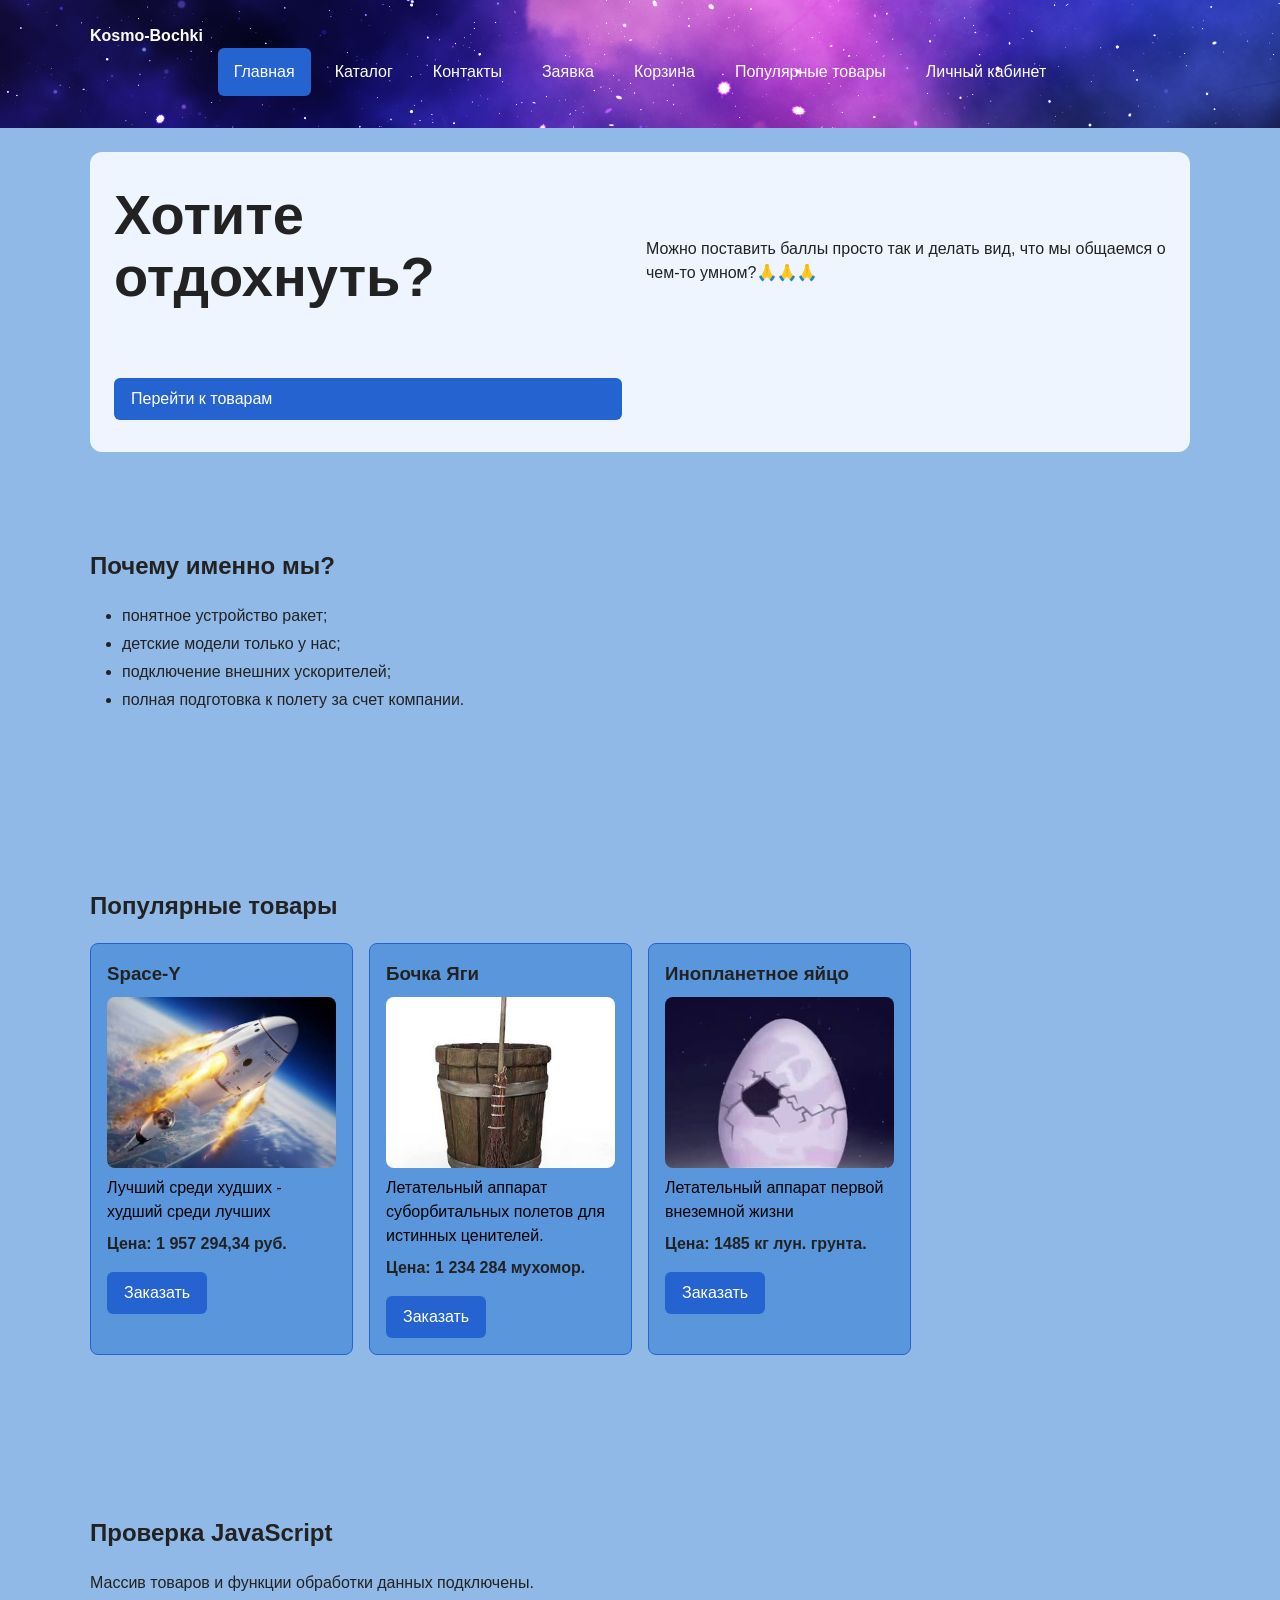
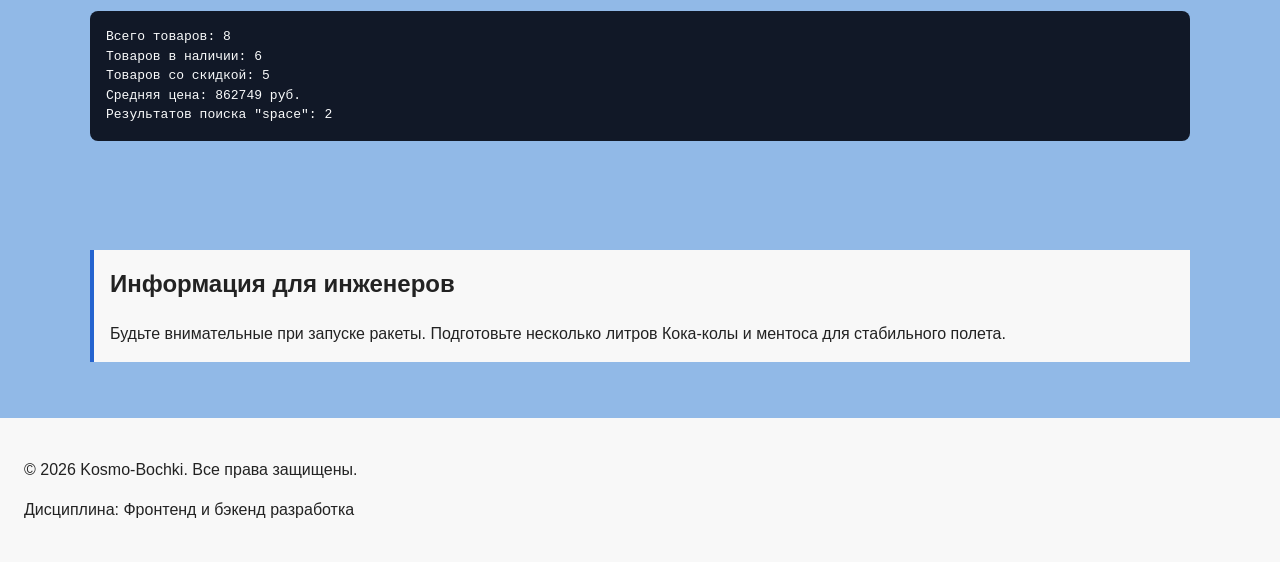
<file: index.html>
<!DOCTYPE html>
<html lang="ru">
<head>
  <meta charset="UTF-8">
  <meta name="viewport" content="width=device-width, initial-scale=1.0">
  <meta name="description" content="Космос">

  <meta property="og:type" content="website">
  <meta property="og:title" content="Космос">
  <meta property="og:description" content="Учебный frontend-проект интернет-магазина.">
  <meta property="og:image" content="https://VV00nder.github.io/kr1-html-css-shop/images/preview.jpg">

  <title>Космо-бочки</title>

  <link rel="stylesheet" href="css/style.css">
  <link rel="stylesheet" href="css/responsive.css">
  <script src="js/data.js" defer></script>
  <script src="js/main.js" defer></script>
  <script src="js/modal.js" defer></script>
</head>
<body>
  <a class="skip-link" href="#main">Перейти к основному содержимому</a>

  <header class="site-header">
    <div class="site-header__inner">
      <a class="site-header__logo" href="index.html">Kosmo-Bochki</a>

      <nav class="site-nav" aria-label="Основная навигация">
        <ul class="site-nav__list">
          <li class="site-nav__item">
            <a class="site-nav__link site-nav__link--active" href="index.html" aria-current="page">Главная</a>
          </li>
          <li class="site-nav__item">
            <a class="site-nav__link" href="catalog.html">Каталог</a>
          </li>
          <li class="site-nav__item">
            <a class="site-nav__link" href="contacts.html">Контакты</a>
          </li>
          <li class="site-nav__item">
            <a class="site-nav__link" href="order.html">Заявка</a>
          </li>
          <li class="site-nav__item">
            <a class="site-nav__link" href="cart.html" data-cart-link>Корзина</a>
          </li>
          <li class="site-nav__item">
            <a class="site-nav__link" href="index.html#popular">Популярные товары</a>
          </li>
          <li class="site-nav__item">
            <a class = "site-nav__link" href="lk.html">
              Личный кабинет
            </a>
          </li>
        </ul>
      </nav>
    </div>
  </header>

  <main class="page" id="main">
    <section class="hero">
      <h1 class="hero__title">Хотите отдохнуть?
      </h1>
      <p class="hero__text">
        Можно поставить баллы просто так и делать вид, что мы общаемся о чем-то умном?🙏🙏🙏
      </p>
      <a class="button button--primary" href="#popular">Перейти к товарам</a>
    </section>

    <section class="section" id="advantages">
      <h2 class="section__title">Почему именно мы?</h2>

      <ul class="info-list">
        <li class="info-list__item">понятное устройство ракет;</li>
        <li class="info-list__item">детские модели только у нас;</li>
        <li class="info-list__item">подключение внешних ускорителей;</li>
        <li class="info-list__item">полная подготовка к полету за счет компании.</li>
      </ul>
    </section>

    <section class="section" id="popular">
      <h2 class="section__title">Популярные товары</h2>

      <div class="products-grid">
        <article class="product-card product-card--featured">
          <h3 class="product-card__title">Space-Y</h3>
          <img src="./images/Space-Y.jpg" alt="Космический корабль Space-Y" class="product-card__image">
          <p class="product-card__description">Лучший среди худших - худший среди лучших</p>
          <p class="product-card__price">Цена: 1 957 294,34 руб.</p>
          <button class="button button--primary product-card__button" type="button" data-product="Товар 1">
            Заказать
          </button>
        </article>

        <article class="product-card product-card--featured">
          <h3 class="product-card__title">Бочка Яги</h3>
          <img src="./images/bochka.jpg" alt="Бочка" class = "product-card__image">
          <p class="product-card__description">Летательный аппарат суборбитальных полетов для истинных ценителей.</p>
          <p class="product-card__price">Цена: 1 234 284 мухомор.</p>
          <button class="button button--primary product-card__button" type="button" data-product="Товар 2">
            Заказать
          </button>
        </article>

        <article class="product-card product-card--featured">
          <h3 class="product-card__title">Инопланетное яйцо</h3>
          <img src="./images/Luntik.jpg" alt="Яйцо" class="product-card__image">
          <p class="product-card__description">Летательный аппарат первой внеземной жизни</p>
          <p class="product-card__price">Цена: 1485 кг лун. грунта.</p>
          <button class="button button--primary product-card__button" type="button" data-product="Товар 3">
            Заказать
          </button>
        </article>
      </div>
    </section>

    <section class="section js-check" aria-labelledby="js-check-title">
      <h2 class="section__title" id="js-check-title">Проверка JavaScript</h2>
      <p class="js-message">JavaScript пока не выполнился.</p>
      <pre class="product-output"></pre>
    </section>

    <aside class="info-note">
      <h2 class="info-note__title">Информация для инженеров</h2>
      <p class="info-note__text">
        Будьте внимательные при запуске ракеты. Подготовьте  несколько литров Кока-колы и ментоса для стабильного полета.
      </p>
    </aside>
  </main>

  <footer class="site-footer" id="contacts">
    <div class="site-footer__inner">
      <p class="site-footer__text">&copy; 2026 Kosmo-Bochki. Все права защищены.</p>
      <p class="site-footer__text">Дисциплина: Фронтенд и бэкенд разработка</p>
    </div>
  </footer>

  <dialog class="order-dialog" id="order-dialog" aria-labelledby="order-dialog-title">
    <h2 class="order-dialog__title" id="order-dialog-title">Оформление заявки</h2>

    <form class="order-form" id="order-form" action="#" method="post" novalidate>
      <input id="selected-product" name="selected-product" type="hidden">

      <div class="order-form__field">
        <label class="order-form__label" for="order-name">Имя</label>
        <input
          class="order-form__input"
          id="order-name"
          name="name"
          type="text"
          placeholder="Введите ваше имя"
          minlength="2"
          autocomplete="given-name"
          required
        >
      </div>

      <div class="order-form__field">
        <label class="order-form__label" for="order-email">E-mail</label>
        <input
          class="order-form__input"
          id="order-email"
          name="email"
          type="email"
          placeholder="example@mail.ru"
          autocomplete="email"
          required
        >
      </div>

      <div class="order-form__field">
        <label class="order-form__label" for="order-phone">Телефон</label>
        <input
          class="order-form__input"
          id="order-phone"
          name="phone"
          type="tel"
          inputmode="tel"
          placeholder="+7 (900) 000-00-00"
          pattern="^\+7 \(\d{3}\) \d{3}-\d{2}-\d{2}$"
          required
        >
        <small class="order-form__hint">Формат: +7 (900) 000-00-00</small>
      </div>

      <div class="order-form__field">
        <label class="order-form__label" for="order-date">Дата связи</label>
        <input class="order-form__input" id="order-date" name="date" type="date">
      </div>

      <div class="order-form__field">
        <label class="order-form__label" for="order-topic">Тема заявки</label>
        <select class="order-form__select" id="order-topic" name="topic" required>
          <option value="">Выберите тему</option>
          <option value="product">Заказ товара</option>
          <option value="consultation">Консультация</option>
          <option value="delivery">Доставка</option>
        </select>
      </div>

      <div class="order-form__field">
        <label class="order-form__label" for="order-comment">Комментарий</label>
        <textarea
          class="order-form__textarea"
          id="order-comment"
          name="comment"
          rows="4"
          placeholder="Укажите дополнительную информацию"
        ></textarea>
      </div>

      <div class="order-form__field">
        <label class="order-form__label">
          <input
            class="order-form__checkbox"
            id="order-agreement"
            name="agreement"
            type="checkbox"
            required
          >
          Я согласен на обработку данных
        </label>
      </div>

      <div class="order-form__actions">
        <button class="button button--secondary" type="button" id="close-order-dialog">Закрыть</button>
        <button class="button button--primary" type="submit">Отправить заявку</button>
      </div>
    </form>
  </dialog>

  <p class="success-message" id="success-message" role="status" hidden>
    Форма успешно отправлена!
  </p>
</body>
</html>
</file>
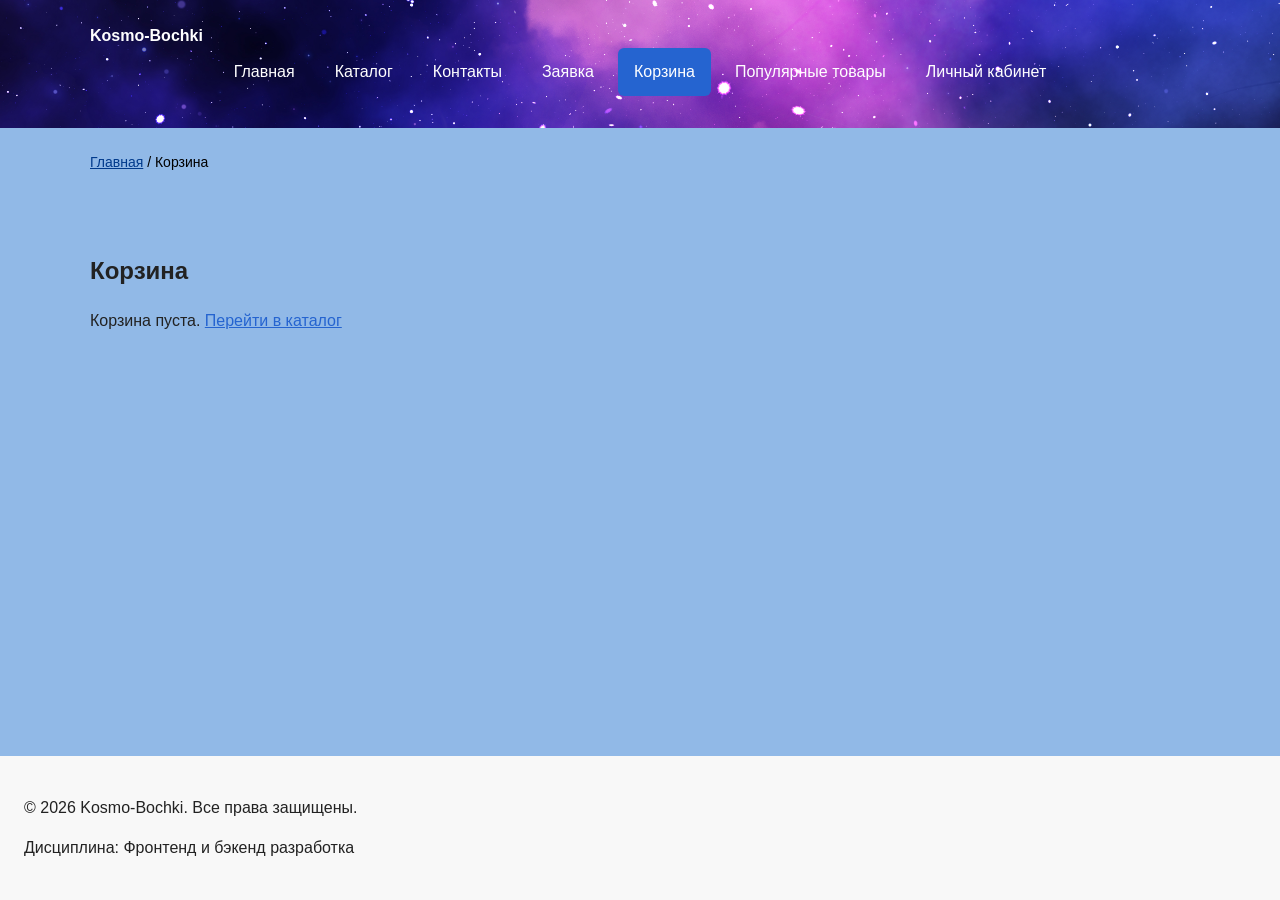
<file: cart.html>
<!DOCTYPE html>
<html lang="ru">
<head>
  <meta charset="UTF-8">
  <meta name="viewport" content="width=device-width, initial-scale=1.0">
  <meta name="description" content="Корзина учебного интернет-магазина.">

  <title>Корзина — Космо-бочки</title>

  <link rel="stylesheet" href="css/style.css">
  <link rel="stylesheet" href="css/responsive.css">
  <script src="js/data.js" defer></script>
  <script src="js/cart.js" defer></script>
</head>
<body>
  <a class="skip-link" href="#main">Перейти к основному содержимому</a>

  <header class="site-header">
    <div class="site-header__inner">
      <a class="site-header__logo" href="index.html">Kosmo-Bochki</a>

      <nav class="site-nav" aria-label="Основная навигация">
        <ul class="site-nav__list">
          <li class="site-nav__item">
            <a class="site-nav__link" href="index.html">Главная</a>
          </li>
          <li class="site-nav__item">
            <a class="site-nav__link" href="catalog.html">Каталог</a>
          </li>
          <li class="site-nav__item">
            <a class="site-nav__link" href="contacts.html">Контакты</a>
          </li>
          <li class="site-nav__item">
            <a class="site-nav__link" href="order.html">Заявка</a>
          </li>
          <li class="site-nav__item">
            <a class="site-nav__link site-nav__link--active" href="cart.html" aria-current="page" data-cart-link>Корзина</a>
          </li>
          <li class="site-nav__item">
            <a class="site-nav__link" href="index.html#popular">Популярные товары</a>
          </li>
          <li class="site-nav__item">
            <a class = "site-nav__link" href="lk.html">
              Личный кабинет
            </a>
          </li>
        </ul>
      </nav>
    </div>
  </header>

  <main class="page" id="main">
    <nav class="breadcrumbs" aria-label="Хлебные крошки">
      <a class="breadcrumbs__link" href="index.html">Главная</a>
      <span class="breadcrumbs__current">Корзина</span>
    </nav>

    <section class="section cart">
      <h1 class="section__title">Корзина</h1>

      <p class="cart-empty" hidden>
        Корзина пуста. <a href="catalog.html">Перейти в каталог</a>
      </p>

      <!-- Товары добавляются из js/cart.js -->
      <ul class="cart-list" data-cart-list></ul>

      <div class="cart-summary">
        <form class="promo-form" action="#">
          <label for="promo-code">Промокод</label>
          <input class="catalog-controls__input" id="promo-code" name="promo" type="text" placeholder="Например, KOSMOS">
          <button class="button button--secondary" type="submit">Применить</button>
          <p class="promo-message" aria-live="polite"></p>
        </form>

        <p class="cart-total" aria-live="polite"></p>

        <div class="cart-actions">
          <button class="button button--secondary" type="button" id="clear-cart">Очистить корзину</button>
          <a class="button button--primary" href="order.html">Оформить заявку</a>
        </div>
      </div>
    </section>
  </main>

  <footer class="site-footer">
    <div class="site-footer__inner">
      <p class="site-footer__text">&copy; 2026 Kosmo-Bochki. Все права защищены.</p>
      <p class="site-footer__text">Дисциплина: Фронтенд и бэкенд разработка</p>
    </div>
  </footer>
</body>
</html>
</file>
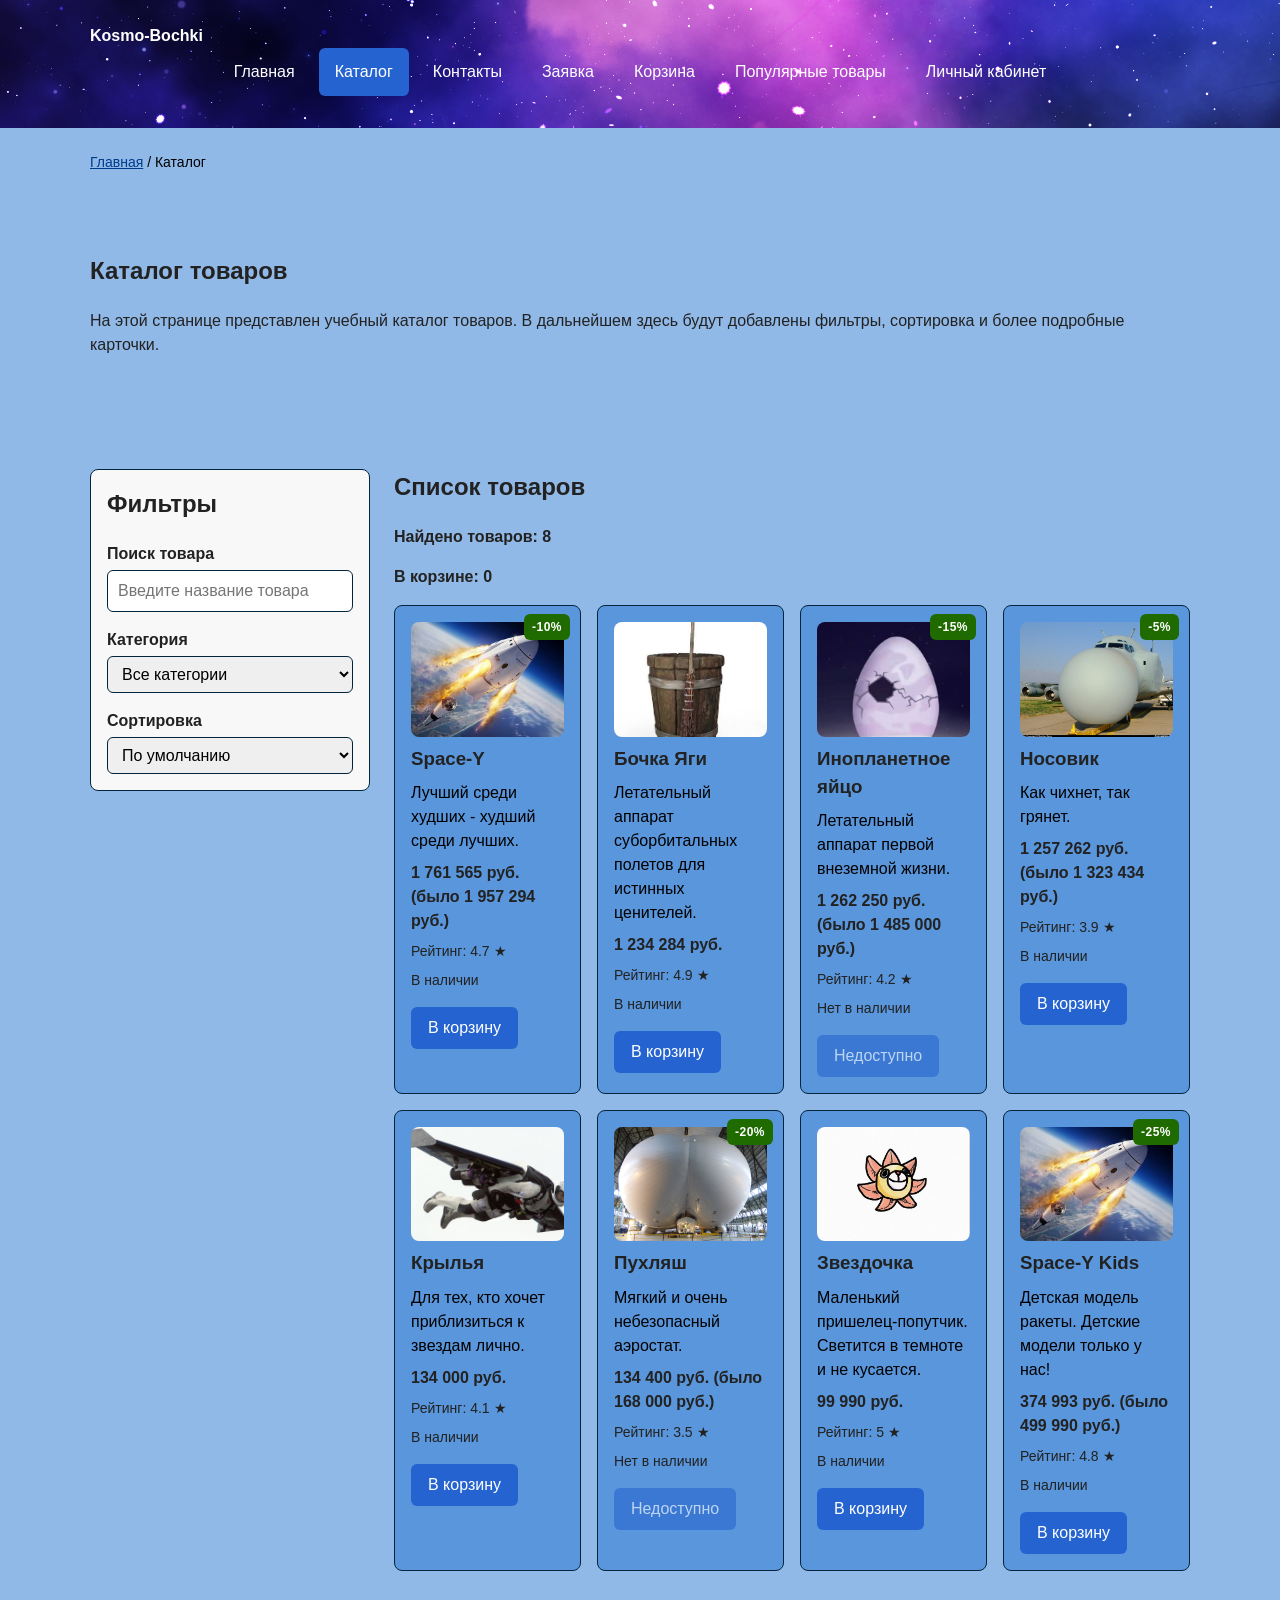
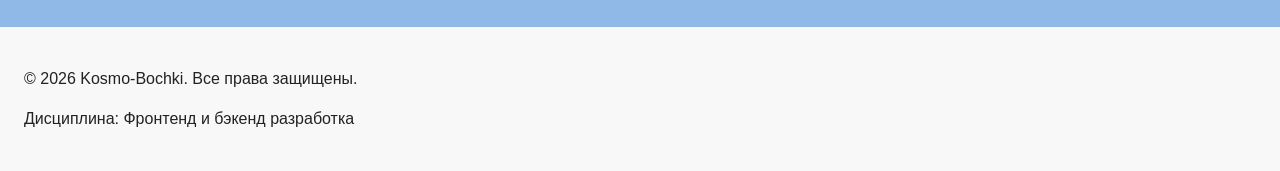
<file: catalog.html>
<!DOCTYPE html>
<html lang="ru">
<head>
  <meta charset="UTF-8">
  <meta name="viewport" content="width=device-width, initial-scale=1.0">
  <meta name="description" content="Каталог товаров учебного интернет-магазина.">

  <meta property="og:type" content="website">
  <meta property="og:title" content="Учебный интернет-магазин">
  <meta property="og:description" content="Учебный frontend-проект интернет-магазина.">
  <meta property="og:image" content="https://VV00nder.github.io/kr1-html-css-shop/images/preview.jpg">

  <title>Каталог товаров — Учебный интернет-магазин</title>

  <link rel="stylesheet" href="css/style.css">
  <link rel="stylesheet" href="css/responsive.css">
  <script src="js/data.js" defer></script>
  <script src="js/cart.js" defer></script>
  <script src="js/catalog.js" defer></script>
</head>
<body>
  <a class="skip-link" href="#main">Перейти к основному содержимому</a>

  <header class="site-header">
    <div class="site-header__inner">
      <a class="site-header__logo" href="index.html">Kosmo-Bochki</a>

      <nav class="site-nav" aria-label="Основная навигация">
        <ul class="site-nav__list">
          <li class="site-nav__item">
            <a class="site-nav__link" href="index.html">Главная</a>
          </li>
          <li class="site-nav__item">
            <a class="site-nav__link site-nav__link--active" href="catalog.html" aria-current="page">Каталог</a>
          </li>
          <li class="site-nav__item">
            <a class="site-nav__link" href="contacts.html">Контакты</a>
          </li>
          <li class="site-nav__item">
            <a class="site-nav__link" href="order.html">Заявка</a>
          </li>
          <li class="site-nav__item">
            <a class="site-nav__link" href="cart.html" data-cart-link>Корзина</a>
          </li>
          <li class="site-nav__item">
            <a class="site-nav__link" href="index.html#popular">Популярные товары</a>
          </li>
          <li class="site-nav__item">
            <a class = "site-nav__link" href="lk.html">
              Личный кабинет
            </a>
          </li>
        </ul>
      </nav>
    </div>
  </header>

  <main class="page" id="main">
    <nav class="breadcrumbs" aria-label="Хлебные крошки">
      <a class="breadcrumbs__link" href="index.html">Главная</a>
      <span class="breadcrumbs__current">Каталог</span>
    </nav>

    <section class="section">
      <h1 class="section__title">Каталог товаров</h1>
      <p>
        На этой странице представлен учебный каталог товаров.
        В дальнейшем здесь будут добавлены фильтры, сортировка и более
        подробные карточки.
      </p>
    </section>

    <section class="catalog-layout">
      <aside class="catalog-filters catalog-layout__filters">
        <h2 class="catalog-filters__title">Фильтры</h2>

        <section class="catalog-controls" aria-label="Управление каталогом">
          <div class="catalog-controls__group">
            <label for="catalog-search">Поиск товара</label>
            <input
              id="catalog-search"
              class="catalog-controls__input"
              type="search"
              placeholder="Введите название товара"
              autocomplete="off"
            >
          </div>

          <div class="catalog-controls__group">
            <label for="category-filter">Категория</label>
            <select id="category-filter" class="catalog-controls__select">
              <option value="all">Все категории</option>
              <option value="rockets">Ракеты</option>
              <option value="planes">Самолеты и крылья</option>
              <option value="balloons">Аэростаты</option>
              <option value="magic">Сказочный транспорт</option>
              <option value="aliens">Инопланетное</option>
            </select>
          </div>

          <div class="catalog-controls__group">
            <label for="sort-select">Сортировка</label>
            <select id="sort-select" class="catalog-controls__select">
              <option value="default">По умолчанию</option>
              <option value="price-asc">Сначала дешевле</option>
              <option value="price-desc">Сначала дороже</option>
              <option value="title-asc">По названию А-Я</option>
            </select>
          </div>
        </section>
      </aside>

      <section class="catalog-layout__products">
        <h2 class="catalog-layout__title">Список товаров</h2>

        <p class="catalog-count" aria-live="polite"></p>
        <p class="cart-counter" aria-live="polite">В корзине: 0</p>
        <p class="catalog-empty" hidden>По выбранным условиям товары не найдены.</p>

        <!-- Карточки добавляются из js/catalog.js -->
        <div class="products-grid" data-products-container></div>
      </section>
    </section>
  </main>

  <footer class="site-footer">
    <div class="site-footer__inner">
      <p class="site-footer__text">&copy; 2026 Kosmo-Bochki. Все права защищены.</p>
      <p class="site-footer__text">Дисциплина: Фронтенд и бэкенд разработка</p>
    </div>
  </footer>
</body>
</html>
</file>
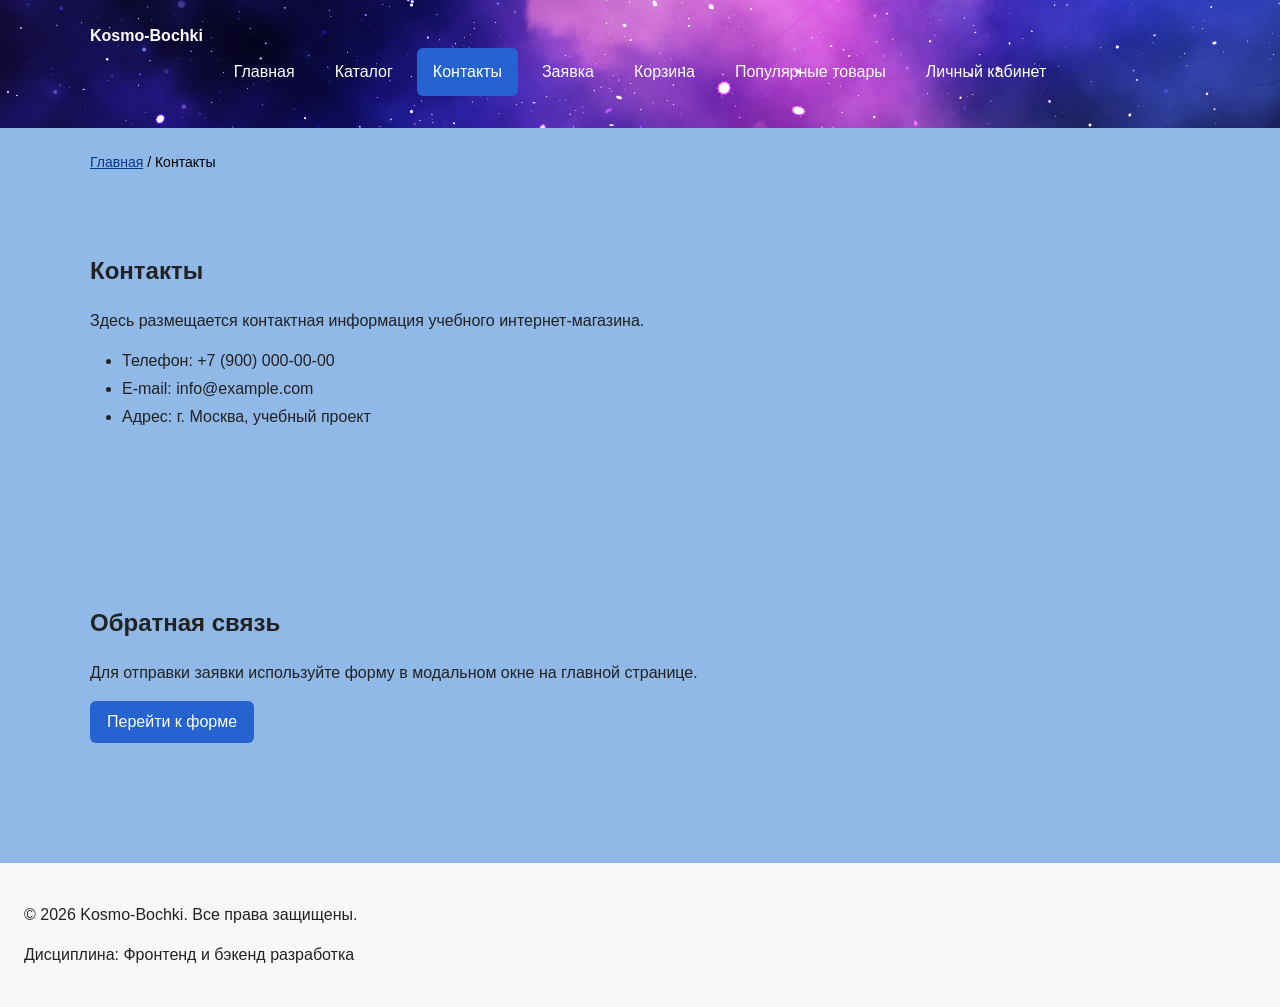
<file: contacts.html>
<!DOCTYPE html>
<html lang="ru">
<head>
  <meta charset="UTF-8">
  <meta name="viewport" content="width=device-width, initial-scale=1.0">
  <meta name="description" content="Контактная информация учебного интернет-магазина.">

  <meta property="og:type" content="website">
  <meta property="og:title" content="Учебный интернет-магазин">
  <meta property="og:description" content="Учебный frontend-проект интернет-магазина.">
  <meta property="og:image" content="https://VV00nder.github.io/kr1-html-css-shop/images/preview.jpg">

  <title>Контакты — Учебный интернет-магазин</title>

  <link rel="stylesheet" href="css/style.css">
  <link rel="stylesheet" href="css/responsive.css">
</head>
<body>
  <a class="skip-link" href="#main">Перейти к основному содержимому</a>

  <header class="site-header">
    <div class="site-header__inner">
      <a class="site-header__logo" href="index.html">Kosmo-Bochki</a>

      <nav class="site-nav" aria-label="Основная навигация">
        <ul class="site-nav__list">
          <li class="site-nav__item">
            <a class="site-nav__link" href="index.html">Главная</a>
          </li>
          <li class="site-nav__item">
            <a class="site-nav__link" href="catalog.html">Каталог</a>
          </li>
          <li class="site-nav__item">
            <a class="site-nav__link site-nav__link--active" href="contacts.html" aria-current="page">Контакты</a>
          </li>
          <li class="site-nav__item">
            <a class="site-nav__link" href="order.html">Заявка</a>
          </li>
          <li class="site-nav__item">
            <a class="site-nav__link" href="cart.html" data-cart-link>Корзина</a>
          </li>
          <li class="site-nav__item">
            <a class="site-nav__link" href="index.html#popular">Популярные товары</a>
          </li>
          <li class="site-nav__item">
            <a class = "site-nav__link" href="lk.html">
              Личный кабинет
            </a>
          </li>
        </ul>
      </nav>
    </div>
  </header>

  <main class="page" id="main">
    <nav class="breadcrumbs" aria-label="Хлебные крошки">
      <a class="breadcrumbs__link" href="index.html">Главная</a>
      <span class="breadcrumbs__current">Контакты</span>
    </nav>

    <section class="section">
      <h1 class="section__title">Контакты</h1>
      <p>
        Здесь размещается контактная информация учебного интернет-магазина.
      </p>

      <ul class="info-list">
        <li class="info-list__item">Телефон: +7 (900) 000-00-00</li>
        <li class="info-list__item">E-mail: info@example.com</li>
        <li class="info-list__item">Адрес: г. Москва, учебный проект</li>
      </ul>
    </section>

    <section class="section" id="feedback">
      <h2 class="section__title">Обратная связь</h2>
      <p>
        Для отправки заявки используйте форму в модальном окне на главной странице.
      </p>
      <a class="button button--primary" href="index.html#contacts">Перейти к форме</a>
    </section>
  </main>

  <footer class="site-footer">
    <div class="site-footer__inner">
      <p class="site-footer__text">&copy; 2026 Kosmo-Bochki. Все права защищены.</p>
      <p class="site-footer__text">Дисциплина: Фронтенд и бэкенд разработка</p>
    </div>
  </footer>
</body>
</html>
</file>
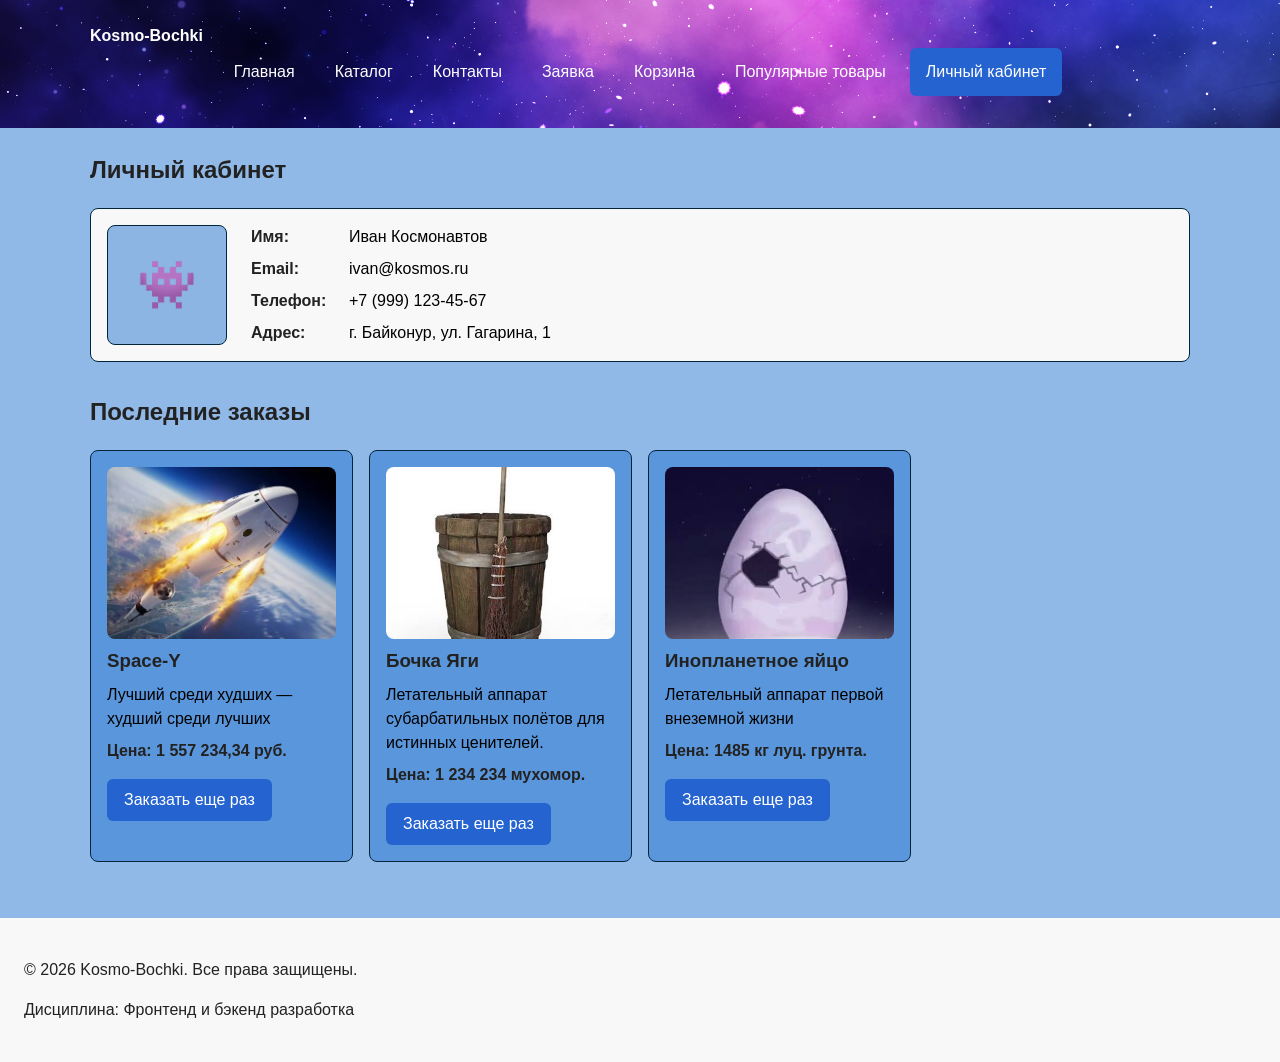
<file: lk.html>
<!DOCTYPE html>
<html lang="ru">
<head>
  <meta charset="UTF-8">
  <meta name="viewport" content="width=device-width, initial-scale=1.0">
  <meta name="description" content="Личный кабинет — Космо-бочки">

  <title>Личный кабинет — Космо-бочки</title>

  <link rel="stylesheet" href="css/style.css">
  <link rel="stylesheet" href="css/responsive.css">
  <script src="js/data.js" defer></script>
  <script src="js/main.js" defer></script>
  <script src="js/modal.js" defer></script>
</head>
<body>
  <a class="skip-link" href="#main">Перейти к основному содержимому</a>

  <header class="site-header">
    <div class="site-header__inner">
      <a class="site-header__logo" href="index.html">Kosmo-Bochki</a>

      <nav class="site-nav" aria-label="Основная навигация">
        <ul class="site-nav__list">
          <li class="site-nav__item">
            <a class="site-nav__link" href="index.html">Главная</a>
          </li>
          <li class="site-nav__item">
            <a class="site-nav__link" href="catalog.html">Каталог</a>
          </li>
          <li class="site-nav__item">
            <a class="site-nav__link" href="contacts.html">Контакты</a>
          </li>
          <li class="site-nav__item">
            <a class="site-nav__link" href="order.html">Заявка</a>
          </li>
          <li class="site-nav__item">
            <a class="site-nav__link" href="cart.html" data-cart-link>Корзина</a>
          </li>
          <li class="site-nav__item">
            <a class="site-nav__link" href="index.html#popular">Популярные товары</a>
          </li>
          <li class="site-nav__item">
            <a class="site-nav__link site-nav__link--active" href="lk.html" aria-current="page">
              Личный кабинет
            </a>
          </li>
        </ul>
      </nav>
    </div>
  </header>

  <main class="page" id="main">
    <!-- Профиль -->
    <section class="profile">
      <h1 class="profile__title">Личный кабинет</h1>

      <article class="profile-card">
        <div class="profile-card__avatar" aria-hidden="true">👾</div>

        <dl class="profile-card__info">
          <div class="profile-card__row">
            <dt class="profile-card__label">Имя:</dt>
            <dd class="profile-card__value">Иван Космонавтов</dd>
          </div>
          <div class="profile-card__row">
            <dt class="profile-card__label">Email:</dt>
            <dd class="profile-card__value">ivan@kosmos.ru</dd>
          </div>
          <div class="profile-card__row">
            <dt class="profile-card__label">Телефон:</dt>
            <dd class="profile-card__value">+7 (999) 123-45-67</dd>
          </div>
          <div class="profile-card__row">
            <dt class="profile-card__label">Адрес:</dt>
            <dd class="profile-card__value">г. Байконур, ул. Гагарина, 1</dd>
          </div>
        </dl>
      </article>
    </section>

    <!-- Последний заказ -->
    <section class="last-order">
      <h2 class="last-order__title">Последниe заказы</h2>

      <div class="products-grid">
        <article class="product-card">
          <img class="product-card__image" src="./images/Space-Y.jpg" alt="Space-Y">
          <h3 class="product-card__title">Space-Y</h3>
          <p class="product-card__description">Лучший среди худших — худший среди лучших</p>
          <p class="product-card__price">Цена: 1 557 234,34 руб.</p>
          <button class="button button--primary product-card__button" type="button" data-product="Товар 1">Заказать еще раз</button>
        </article>

        <article class="product-card">
          <img class="product-card__image" src="./images/bochka.jpg" alt="Бочка Яги">
          <h3 class="product-card__title">Бочка Яги</h3>
          <p class="product-card__description">Летательный аппарат субарбатильных полётов для истинных ценителей.</p>
          <p class="product-card__price">Цена: 1 234 234 мухомор.</p>
          <button class="button button--primary product-card__button" type="button" data-product="Товар 2">Заказать еще раз</button>
        </article>

        <article class="product-card">
          <img class="product-card__image" src="./images/Luntik.jpg" alt="Инопланетное яйцо">
          <h3 class="product-card__title">Инопланетное яйцо</h3>
          <p class="product-card__description">Летательный аппарат первой внеземной жизни</p>
          <p class="product-card__price">Цена: 1485 кг луц. грунта.</p>
          <button class="button button--primary product-card__button" type="button" data-product="Товар 3">Заказать еще раз</button>
        </article>
      </div>
    </section>
  </main>
  <footer class="site-footer" id="contacts">
    <div class="site-footer__inner">
      <p class="site-footer__text">&copy; 2026 Kosmo-Bochki. Все права защищены.</p>
      <p class="site-footer__text">Дисциплина: Фронтенд и бэкенд разработка</p>
    </div>
  </footer>

  <dialog class="order-dialog" id="order-dialog" aria-labelledby="order-dialog-title">
    <h2 class="order-dialog__title" id="order-dialog-title">Оформление заявки</h2>

    <form class="order-form" id="order-form" action="#" method="post" novalidate>
      <input id="selected-product" name="selected-product" type="hidden">

      <div class="order-form__field">
        <label class="order-form__label" for="order-name">Имя</label>
        <input
          class="order-form__input"
          id="order-name"
          name="name"
          type="text"
          placeholder="Введите ваше имя"
          minlength="2"
          autocomplete="given-name"
          required
        >
      </div>

      <div class="order-form__field">
        <label class="order-form__label" for="order-email">E-mail</label>
        <input
          class="order-form__input"
          id="order-email"
          name="email"
          type="email"
          placeholder="example@mail.ru"
          autocomplete="email"
          required
        >
      </div>

      <div class="order-form__field">
        <label class="order-form__label" for="order-phone">Телефон</label>
        <input
          class="order-form__input"
          id="order-phone"
          name="phone"
          type="tel"
          inputmode="tel"
          placeholder="+7 (900) 000-00-00"
          pattern="^\+7 \(\d{3}\) \d{3}-\d{2}-\d{2}$"
          required
        >
        <small class="order-form__hint">Формат: +7 (900) 000-00-00</small>
      </div>

      <div class="order-form__field">
        <label class="order-form__label" for="order-date">Дата связи</label>
        <input class="order-form__input" id="order-date" name="date" type="date">
      </div>

      <div class="order-form__field">
        <label class="order-form__label" for="order-topic">Тема заявки</label>
        <select class="order-form__select" id="order-topic" name="topic" required>
          <option value="">Выберите тему</option>
          <option value="product">Заказ товара</option>
          <option value="consultation">Консультация</option>
          <option value="delivery">Доставка</option>
        </select>
      </div>

      <div class="order-form__field">
        <label class="order-form__label" for="order-comment">Комментарий</label>
        <textarea
          class="order-form__textarea"
          id="order-comment"
          name="comment"
          rows="4"
          placeholder="Укажите дополнительную информацию"
        ></textarea>
      </div>

      <div class="order-form__field">
        <label class="order-form__label">
          <input
            class="order-form__checkbox"
            id="order-agreement"
            name="agreement"
            type="checkbox"
            required
          >
          Я согласен на обработку данных
        </label>
      </div>

      <div class="order-form__actions">
        <button class="button button--secondary" type="button" id="close-order-dialog">Закрыть</button>
        <button class="button button--primary" type="submit">Отправить заявку</button>
      </div>
    </form>
  </dialog>

  <p class="success-message" id="success-message" role="status" hidden>
    Форма успешно отправлена!
  </p>
</body>
</html>
</file>
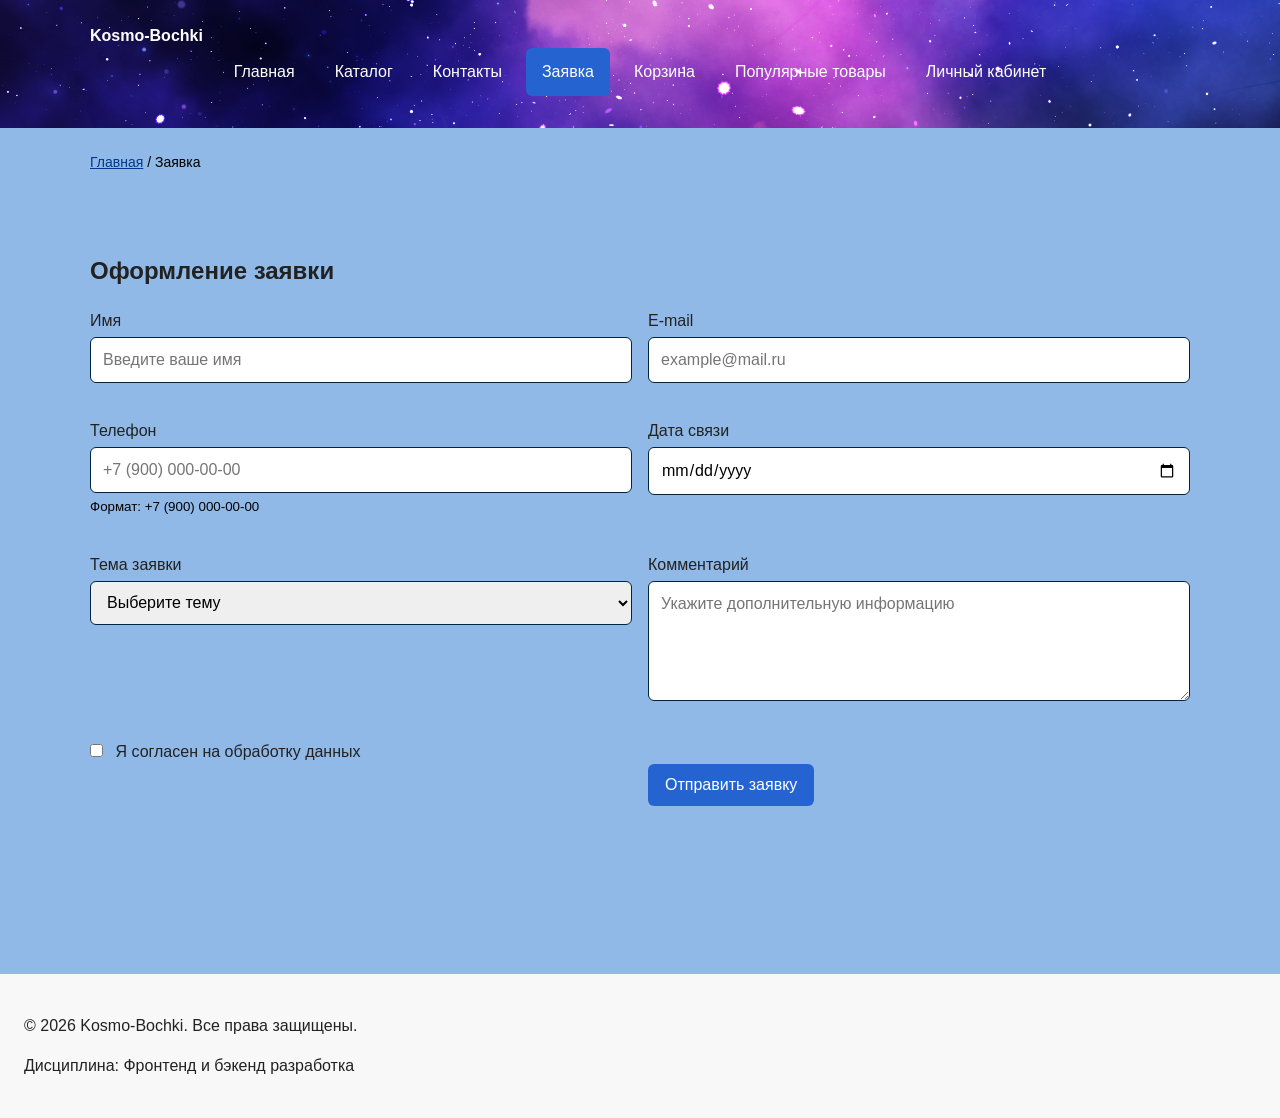
<file: order.html>
<!DOCTYPE html>
<html lang="ru">
<head>
  <meta charset="UTF-8">
  <meta name="viewport" content="width=device-width, initial-scale=1.0">
  <meta name="description" content="Оформление заявки учебного интернет-магазина.">

  <meta property="og:type" content="website">
  <meta property="og:title" content="Учебный интернет-магазин">
  <meta property="og:description" content="Учебный frontend-проект интернет-магазина.">
  <meta property="og:image" content="https://VV00nder.github.io/kr1-html-css-shop/images/preview.jpg">

  <title>Оформление заявки — Учебный интернет-магазин</title>

  <link rel="stylesheet" href="css/style.css">
  <link rel="stylesheet" href="css/responsive.css">
  <script src="js/validation.js" defer></script>
</head>
<body>
  <a class="skip-link" href="#main">Перейти к основному содержимому</a>

  <header class="site-header">
    <div class="site-header__inner">
      <a class="site-header__logo" href="index.html">Kosmo-Bochki</a>

      <nav class="site-nav" aria-label="Основная навигация">
        <ul class="site-nav__list">
          <li class="site-nav__item">
            <a class="site-nav__link" href="index.html">Главная</a>
          </li>
          <li class="site-nav__item">
            <a class="site-nav__link" href="catalog.html">Каталог</a>
          </li>
          <li class="site-nav__item">
            <a class="site-nav__link" href="contacts.html">Контакты</a>
          </li>
          <li class="site-nav__item">
            <a class="site-nav__link site-nav__link--active" href="order.html" aria-current="page">Заявка</a>
          </li>
          <li class="site-nav__item">
            <a class="site-nav__link" href="cart.html" data-cart-link>Корзина</a>
          </li>
          <li class="site-nav__item">
            <a class="site-nav__link" href="index.html#popular">Популярные товары</a>
          </li>
          <li class="site-nav__item">
            <a class = "site-nav__link" href="lk.html">
              Личный кабинет
            </a>
          </li>
        </ul>
      </nav>
    </div>
  </header>

  <main class="page" id="main">
    <nav class="breadcrumbs" aria-label="Хлебные крошки">
      <a class="breadcrumbs__link" href="index.html">Главная</a>
      <span class="breadcrumbs__current">Заявка</span>
    </nav>

    <section class="section">
      <h1 class="section__title">Оформление заявки</h1>

      <form class="order-form" id="order-form" action="#" method="post" novalidate>
        <div class="order-form__field">
          <label class="order-form__label" for="order-name">Имя</label>
          <input
            class="order-form__input"
            id="order-name"
            name="name"
            type="text"
            placeholder="Введите ваше имя"
            minlength="2"
            autocomplete="given-name"
            required
          >
          <p class="form-error" id="order-name-error"></p>
        </div>

        <div class="order-form__field">
          <label class="order-form__label" for="order-email">E-mail</label>
          <input
            class="order-form__input"
            id="order-email"
            name="email"
            type="email"
            placeholder="example@mail.ru"
            autocomplete="email"
            required
          >
          <p class="form-error" id="order-email-error"></p>
        </div>

        <div class="order-form__field">
          <label class="order-form__label" for="order-phone">Телефон</label>
          <input
            class="order-form__input"
            id="order-phone"
            name="phone"
            type="tel"
            inputmode="tel"
            placeholder="+7 (900) 000-00-00"
            pattern="^\+7 \(\d{3}\) \d{3}-\d{2}-\d{2}$"
            required
          >
          <small class="order-form__hint">Формат: +7 (900) 000-00-00</small>
          <p class="form-error" id="order-phone-error"></p>
        </div>

        <div class="order-form__field">
          <label class="order-form__label" for="order-date">Дата связи</label>
          <input class="order-form__input" id="order-date" name="date" type="date">
        </div>

        <div class="order-form__field">
          <label class="order-form__label" for="order-topic">Тема заявки</label>
          <select class="order-form__select" id="order-topic" name="topic" required>
            <option value="">Выберите тему</option>
            <option value="product">Заказ товара</option>
            <option value="consultation">Консультация</option>
            <option value="delivery">Доставка</option>
          </select>
        </div>

        <div class="order-form__field">
          <label class="order-form__label" for="order-comment">Комментарий</label>
          <textarea
            class="order-form__textarea"
            id="order-comment"
            name="comment"
            rows="4"
            placeholder="Укажите дополнительную информацию"
          ></textarea>
        </div>

        <div class="order-form__field">
          <label class="order-form__label">
            <input
              class="order-form__checkbox"
              id="order-agreement"
              name="agreement"
              type="checkbox"
              required
            >
            Я согласен на обработку данных
          </label>
        </div>

        <div class="order-form__actions">
          <button class="button button--primary" type="submit">Отправить заявку</button>
        </div>

        <p class="form-message" aria-live="polite"></p>
      </form>
    </section>
  </main>

  <footer class="site-footer">
    <div class="site-footer__inner">
      <p class="site-footer__text">&copy; 2026 Kosmo-Bochki. Все права защищены.</p>
      <p class="site-footer__text">Дисциплина: Фронтенд и бэкенд разработка</p>
    </div>
  </footer>
</body>
</html>
</file>
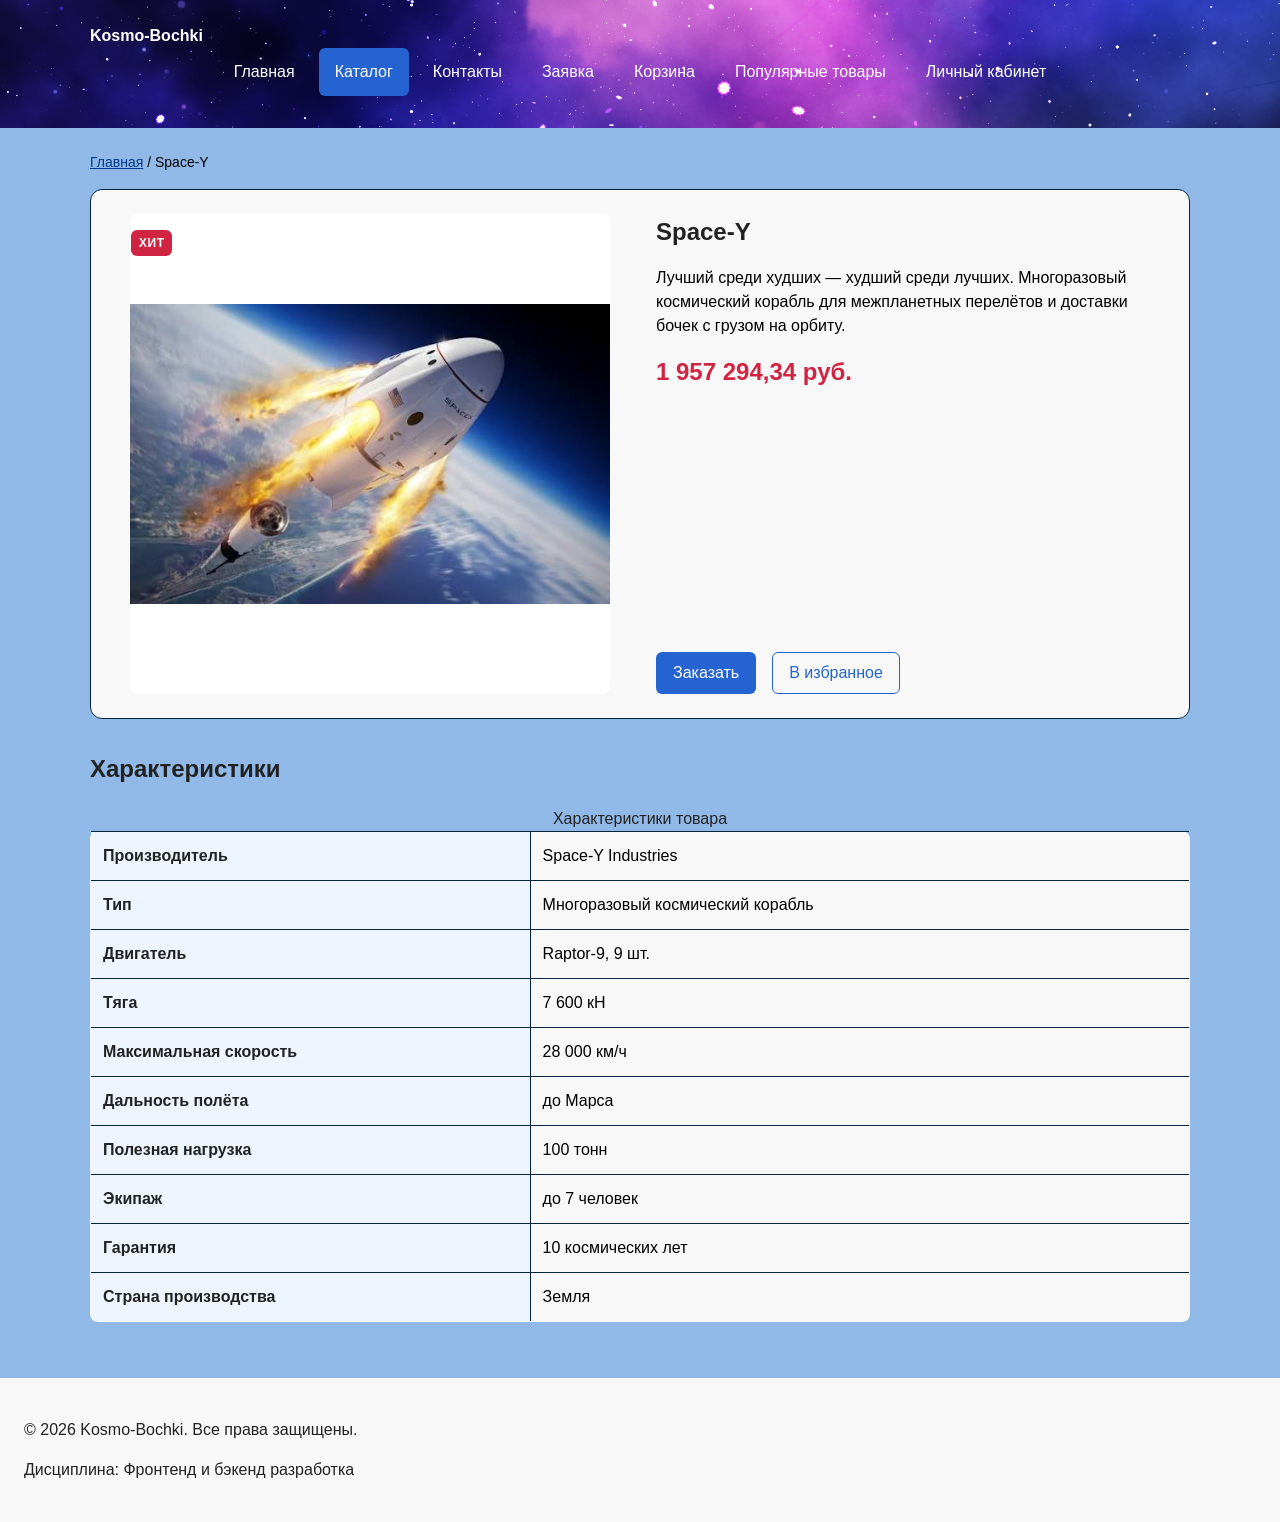
<file: product.html>
<!DOCTYPE html>
<html lang="ru">
<head>
  <meta charset="UTF-8">
  <meta name="viewport" content="width=device-width, initial-scale=1.0">
  <meta name="description" content="Космо-бочки — карточка товара">

  <title>Space-Y — Космо-бочки</title>

  <link rel="stylesheet" href="css/style.css">
  <link rel="stylesheet" href="css/responsive.css">
  <script src="js/data.js" defer></script>
  <script src="js/main.js" defer></script>
</head>
<body>
  <a class="skip-link" href="#main">Перейти к основному содержимому</a>

  <header class="site-header">
    <div class="site-header__inner">
      <a class="site-header__logo" href="index.html">Kosmo-Bochki</a>

      <nav class="site-nav" aria-label="Основная навигация">
        <ul class="site-nav__list">
          <li class="site-nav__item">
            <a class="site-nav__link" href="index.html">Главная</a>
          </li>
          <li class="site-nav__item">
            <a class="site-nav__link site-nav__link--active" href="catalog.html">Каталог</a>
          </li>
          <li class="site-nav__item">
            <a class="site-nav__link" href="contacts.html">Контакты</a>
          </li>
          <li class="site-nav__item">
            <a class="site-nav__link" href="order.html">Заявка</a>
          </li>
          <li class="site-nav__item">
            <a class="site-nav__link" href="cart.html" data-cart-link>Корзина</a>
          </li>
          <li class="site-nav__item">
            <a class="site-nav__link" href="index.html#popular">Популярные товары</a>
          </li>
          <li class="site-nav__item">
            <a class="site-nav__link" href="lk.html">Личный кабинет</a>
          </li>
        </ul>
      </nav>
    </div>
  </header>

  <main class="page" id="main">
    <!-- Хлебные крошки -->
    <nav class="breadcrumbs" aria-label="Хлебные крошки">
      <a class="breadcrumbs__link" href="index.html">Главная</a>
      <span class="breadcrumbs__current">Space-Y</span>
    </nav>

    <!-- Карточка товара -->
    <article class="product">
      <div class="product__media">
        <span class="product__badge product__badge--hit">ХИТ</span>
        <img class="product__image"
             src="images/Space-Y.jpg"
             alt="Космический корабль Space-Y">
      </div>

      <div class="product__info">
        <h1 class="product__title">Space-Y</h1>

        <p class="product__description">
          Лучший среди худших — худший среди лучших. Многоразовый
          космический корабль для межпланетных перелётов и доставки
          бочек с грузом на орбиту.
        </p>

        <p class="product__price">1 957 294,34 руб.</p>

        <div class="product__actions">
          <button class="button button--primary" type="button">
            Заказать
          </button>
          <button class="button button--secondary" type="button">
            В избранное
          </button>
        </div>
      </div>
    </article>

    <!-- Таблица характеристик -->
    <section class="product-specs">
      <h2 class="product-specs__title">Характеристики</h2>
      <div class="table-wrapper">
      <table class="specs-table">
        <caption>Характеристики товара</caption>
        <tbody>
          <tr class="specs-table__row">
            <th class="specs-table__key" scope="row">Производитель</th>
            <td class="specs-table__value">Space-Y Industries</td>
          </tr>
          <tr class="specs-table__row">
            <th class="specs-table__key" scope="row">Тип</th>
            <td class="specs-table__value">Многоразовый космический корабль</td>
          </tr>
          <tr class="specs-table__row">
            <th class="specs-table__key" scope="row">Двигатель</th>
            <td class="specs-table__value">Raptor-9, 9 шт.</td>
          </tr>
          <tr class="specs-table__row">
            <th class="specs-table__key" scope="row">Тяга</th>
            <td class="specs-table__value">7 600 кН</td>
          </tr>
          <tr class="specs-table__row">
            <th class="specs-table__key" scope="row">Максимальная скорость</th>
            <td class="specs-table__value">28 000 км/ч</td>
          </tr>
          <tr class="specs-table__row">
            <th class="specs-table__key" scope="row">Дальность полёта</th>
            <td class="specs-table__value">до Марса</td>
          </tr>
          <tr class="specs-table__row">
            <th class="specs-table__key" scope="row">Полезная нагрузка</th>
            <td class="specs-table__value">100 тонн</td>
          </tr>
          <tr class="specs-table__row">
            <th class="specs-table__key" scope="row">Экипаж</th>
            <td class="specs-table__value">до 7 человек</td>
          </tr>
          <tr class="specs-table__row">
            <th class="specs-table__key" scope="row">Гарантия</th>
            <td class="specs-table__value">10 космических лет</td>
          </tr>
          <tr class="specs-table__row">
            <th class="specs-table__key" scope="row">Страна производства</th>
            <td class="specs-table__value">Земля</td>
          </tr>
        </tbody>
      </table>
      </div>
    </section>
  </main>

  <footer class="site-footer">
    <div class="site-footer__inner">
      <p class="site-footer__text">&copy; 2026 Kosmo-Bochki. Все права защищены.</p>
      <p class="site-footer__text">Дисциплина: Фронтенд и бэкенд разработка</p>
    </div>
  </footer>
</body>
</html>
</file>
<file: css/style.css>
/* ==========================================================================
   Оглавление
   1. Переменные проекта (дизайн-токены)
   2. Базовые стили
   3. Каркас страницы: page, site-header, site-nav, site-footer, breadcrumbs
   4. Компоненты: button, hero, section, info-list, info-note
   5. Компоненты: products-grid, product-card
   6. Компоненты: catalog-layout, catalog-filters
   7. Компоненты: order-dialog, order-form, success-message
   8. Состояния и утилиты
   ========================================================================== */


/* ==========================================================================
   1. Переменные проекта
   ========================================================================== */

:root {
  /* Цвета */
  --color-bg: #2575d080;
  --color-text: #222222;
  --color-muted: #000000;
  --color-primary: #2564d0;
  --color-primary-dark: #d02542;
  --color-border: #00253c;
  --color-surface: #f8f8f8;
  --color-surface-accent: #eef5ff;
  --color-danger: #b00020;
  --color-success: #258ed0;
  --color-success-bg: #eefaf0;
  --color-white: #ffffff;
  --color-overlay: rgba(0, 0, 0, 0.5);

  /* Отступы */
  --space-xs: 4px;
  --space-sm: 8px;
  --space-md: 16px;
  --space-lg: 24px;
  --space-xl: 32px;

  /* Скругления */
  --radius-sm: 6px;
  --radius-md: 8px;
  --radius-lg: 12px;

  /* Размеры */
  --container-width: 1100px;
}


/* ==========================================================================
   2. Базовые стили
   ========================================================================== */

* {
  box-sizing: border-box;
}

html {
  scroll-behavior: smooth;
}

body {
  margin: 0;
  display: flex;
  flex-direction:column;
  min-height: 100vh;
  font-family: Arial, sans-serif;
  line-height: 1.5;
  color: var(--color-text);
  background-color: var(--color-bg);
}

a {
  color: var(--color-primary);
}

a:hover {
  color: var(--color-primary-dark);
}

a:focus-visible {
  outline: 2px solid var(--color-primary);
  outline-offset: 3px;
}


/* ==========================================================================
  3. Каркас страницы
   ========================================================================== */

/* --- page: основная область страницы (<main>) --- */

.page {
  padding: var(--space-lg);
}
main {
  flex:1;
}
/* --- site-header: шапка сайта --- */

.site-header {
  background-image: url("../images/3d-abstract-space-sky-with-stars-nebula.jpg");
  background-size: cover;
  background-position: center;
  background-repeat: no-repeat;
  padding: var(--space-lg);
  background-color: var(--color-surface);
}

.site-header__inner {
  max-width: var(--container-width);
  margin: 0 auto;
}

.site-header__logo {
  font-weight: 700;
  color: var(--color-white);
  text-decoration: none;
}

/* --- site-nav: основная навигация ---
   Корневой блок; внешний вид задают его элементы. */

.site-nav__list {
  display: flex;
  flex-wrap: wrap;
  justify-content: center;
  align-items: center;
  gap: var(--space-md);
  padding: 0;
  margin: var(--space-md) 0 0;
  list-style: none;
}

.site-nav__item {
  margin-bottom: var(--space-sm);
}

.site-nav__link {
  display: inline-block;
  padding: var(--space-sm) var(--space-md);
  color: var(--color-white);
  text-decoration: none;
  border-radius: var(--radius-sm);
}

.site-nav__link:hover,
.site-nav__link--active,
.site-nav__link--active:hover {
  color: var(--color-white);
  background-color: var(--color-primary);
}

/* --- site-footer: подвал сайта --- */

.site-footer {
  padding: var(--space-lg);
  background-color: var(--color-surface);
  
}

.site-footer__inner {
  max-width: var(--container-width);
  margin-top: auto;
}

.site-footer__text {
  margin: var(--space-md) 0;
}

/* --- breadcrumbs: хлебные крошки --- */

.breadcrumbs {
  max-width: var(--container-width);
  margin: 0 auto var(--space-md);
  font-size: 14px;
  color: var(--color-muted);
}

.breadcrumbs__link {
  color: #003a8c;
}

.breadcrumbs__current::before {
  content: " / ";
  color: var(--color-muted);
}


/* ==========================================================================
   4. Компоненты: button, hero, section, info-list, info-note
   ========================================================================== */

/* --- button: кнопка и ссылка-кнопка --- */

.button {
  display: inline-block;
  padding: var(--space-sm) var(--space-md);
  border: 1px solid transparent;
  border-radius: var(--radius-sm);
  font: inherit;
  text-decoration: none;
  cursor: pointer;
}

.button:focus-visible {
  outline: 2px solid var(--color-primary);
  outline-offset: 3px;
}

/* Модификатор --disabled — для ссылок-кнопок, у которых нет атрибута disabled */
.button:disabled,
.button--disabled {
  opacity: 0.6;
  cursor: not-allowed;
}

.button--primary {
  color: var(--color-white);
  background-color: var(--color-primary);
}

/* color указан повторно: иначе его перебьёт глобальное правило a:hover */
.button--primary:hover {
  color: var(--color-white);
  background-color: var(--color-primary-dark);
}

.button--secondary {
  color: var(--color-primary);
  background-color: transparent;
  border-color: var(--color-primary);
}

.button--secondary:hover {
  color: var(--color-white);
  background-color: var(--color-primary);
}

/* --- hero: первый экран главной страницы --- */

.hero {
  max-width: var(--container-width);
  margin: 0 auto var(--space-xl);
  padding: var(--space-xl) var(--space-lg);
  background-color: var(--color-surface-accent);
  border-radius: var(--radius-lg);
}

.hero__title {
  margin-top: 0;
}

.hero__text {
  margin: 0 0 var(--space-md);
}

/* --- section: универсальный раздел страницы --- */

.section {
  max-width: var(--container-width);
  margin: 0 auto var(--space-xl);
}

.section__title {
  margin-top: 0;
}

/* --- info-list: маркированный список --- */

.info-list {
  margin: var(--space-md) 0;
  padding-left: var(--space-xl);
}

.info-list__item {
  margin-bottom: var(--space-xs);
}

/* --- info-note: дополнительный информационный блок --- */

.info-note {
  max-width: var(--container-width);
  margin: 0 auto var(--space-xl);
  padding: var(--space-md);
  border-left: 4px solid var(--color-primary);
  background-color: var(--color-surface);
}

.info-note__title {
  margin-top: 0;
}

.info-note__text {
  margin-bottom: 0;
}


/* ==========================================================================
   5. Компоненты: products-grid, product-card
   ========================================================================== */

/* --- products-grid: сетка карточек (отвечает только за раскладку) --- */

.products-grid {
  display: grid;
  grid-template-columns: repeat(3, 1fr);
  gap: var(--space-lg);
  align-items: stretch;

}

/* --- product-card: карточка товара --- */

.product-card {
  position: relative;
  display: flex;
  flex-direction: column;
  gap: var(--space-sm);
  padding: var(--space-md);
  border: 1px solid var(--color-border);
  border-radius: var(--radius-md);
  background-color: var(--color-bg);
}


.product-card:hover,
.product-card--featured {
  border-color: var(--color-primary);
}

/* Модификатор для товара со скидкой (пока не используется в разметке) */
.product-card--discount {
  border-color: var(--color-danger);
}

.product-card__title {
  margin: 0;
  color: var(--color-text);
}

.product-card__description {
  margin: 0;
  color: var(--color-muted);
}

.product-card__price {
  margin: 0;
  font-weight: 700;
}

.product-card--discount .product-card__price {
  color: var(--color-danger);
}

.product-card__button {
  margin-top: var(--space-sm);
  align-self: flex-start;
}

.product-card__image {
  width: 100%;
  aspect-ratio: 1 / 1;
  object-fit: contain;
  background-color: var(--color-bg);
  border-radius: var(--radius-sm);
}

/* --- product-card__badge: метка на карточке --- */

.product-card__badge {
  position: absolute;
  top: var(--space-sm);
  left: auto;
  right: 10px;
  z-index: 1;

  padding: var(--space-xs) var(--space-sm);
  border-radius: var(--radius-sm);

  font-size: 12px;
  font-weight: 700;
  letter-spacing: 0.5px;
  text-transform: uppercase;
  color: var(--color-white);
  background-color: var(--color-primary);
}

/* Модификатор: ХИТ — красный */
.product-card__badge--hit {
  background-color: #ff0000c9;
}

/* Модификатор: СКИДКА */
.product-card__badge--discount {
  background-color: #1f6b00;
}

/* Модификатор: НОВИНКА — зелёный/синий */
.product-card__badge--new {
  background-color: var(--color-success);
}


/* ==========================================================================
   5.1. Компоненты: profile, profile-card, last-order (для lk.html)
   ========================================================================== */

/* --- profile: блок профиля --- */

.profile {
  max-width: var(--container-width);
  margin: 0 auto var(--space-xl);
}

.profile__title {
  margin-top: 0;
}

.profile-card {
  display: flex;
  align-items: center;
  gap: var(--space-lg);
  padding: var(--space-md);
  border: 1px solid var(--color-border);
  border-radius: var(--radius-md);
  background-color: var(--color-surface);
}

.profile-card__avatar {
  flex: 0 0 120px;
  width: 120px;
  height: 120px;
  display: flex;
  align-items: center;
  justify-content: center;
  border: 1px solid var(--color-border);
  border-radius: var(--radius-md);
  background-color: var(--color-bg);
  font-size: 48px;
  line-height: 1;
  overflow: hidden;
}

.profile-card__avatar img {
  width: 100%;
  height: 100%;
  object-fit: cover;
}

.profile-card__info {
  margin: 0;
  display: grid;
  gap: var(--space-sm);
  flex: 1 1 auto;
}

.profile-card__row {
  display: flex;
  gap: var(--space-sm);
  flex-wrap: wrap;
}

.profile-card__label {
  margin: 0;
  font-weight: 700;
  min-width: 90px;
}

.profile-card__value {
  margin: 0;
  color: var(--color-muted);
}

/* --- last-order: последний заказ --- */

.last-order {
  max-width: var(--container-width);
  margin: 0 auto var(--space-xl);
}

.last-order__title {
  margin-top: 0;
}


/* ==========================================================================
   6. Компоненты: catalog-layout, catalog-filters
   ========================================================================== */

/* --- catalog-layout: макет страницы каталога --- */

.catalog-layout {
  display: grid;
  grid-template-columns: 260px 1fr;
  grid-template-areas: "filters products";
  gap: var(--space-lg);
  max-width: var(--container-width);
  margin: 0 auto var(--space-xl);
  align-items: start;
}

.catalog-layout__filters {
  grid-area: filters;
}

.catalog-layout__products {
  grid-area: products;
}

.catalog-layout__title {
  margin-top: 0;
}

/* --- catalog-filters: боковая панель фильтров --- */

.catalog-filters {
  padding: var(--space-md);
  border: 1px solid var(--color-border);
  border-radius: var(--radius-md);
  background-color: var(--color-surface);
}

.catalog-filters__title {
  margin-top: 0;
}

.catalog-filters__form {
  display: grid;
  gap: var(--space-md);
}

.catalog-filters__group {
  margin: 0;
  padding: var(--space-md);
  border: 1px solid var(--color-border);
  border-radius: var(--radius-sm);
}

.catalog-filters__legend {
  font-weight: 700;
}

.catalog-filters__label {
  display: block;
  margin-bottom: var(--space-sm);
}

.catalog-filters__input {
  width: 100%;
  padding: var(--space-sm) 10px;
  border: 1px solid var(--color-border);
  border-radius: var(--radius-sm);
  font: inherit;
}


/* ==========================================================================
   7. Компоненты: order-dialog, order-form, success-message
   ========================================================================== */

/* --- order-dialog: модальное окно заявки --- */

.order-dialog {
  width: min(100% - 32px, 560px);
  padding: var(--space-lg);
  border: none;
  border-radius: var(--radius-lg);
}

.order-dialog::backdrop {
  background-color: var(--color-overlay);
}

.order-dialog__title {
  margin-top: 0;
}

/* --- order-form: форма заявки ---
   Корневой блок; внешний вид задают его элементы. */

.order-form__field {
  margin-bottom: var(--space-md);
}

.order-form__label {
  display: block;
  margin-bottom: var(--space-xs);
}

.order-form__input,
.order-form__select,
.order-form__textarea {
  width: 100%;
  padding: 10px 12px;
  border: 1px solid var(--color-border);
  border-radius: var(--radius-sm);
  font: inherit;
}

.order-form__input:hover,
.order-form__select:hover,
.order-form__textarea:hover {
  border-color: var(--color-primary);
}

.order-form__input:focus-visible,
.order-form__select:focus-visible,
.order-form__textarea:focus-visible {
  outline: 2px solid var(--color-primary);
  outline-offset: 3px;
}

.order-form__checkbox {
  margin: 0 var(--space-sm) 0 0;
}

.order-form__hint {
  display: block;
  margin-top: var(--space-xs);
  color: var(--color-muted);
}

.order-form__actions {
  display: flex;
  gap: var(--space-md);
  margin-top: var(--space-lg);
}

/* Состояние ошибки задаётся из JS атрибутом aria-invalid (см. js/main.js) */
.order-form__input[aria-invalid="true"],
.order-form__select[aria-invalid="true"],
.order-form__textarea[aria-invalid="true"] {
  border-color: var(--color-danger);
}

/* --- success-message: сообщение об успешной отправке --- */

.success-message {
  max-width: var(--container-width);
  margin: var(--space-lg) auto;
  padding: var(--space-md);
  border-left: 4px solid var(--color-success);
  background-color: var(--color-success-bg);
}


/* ==========================================================================
   8. Состояния и утилиты
   ========================================================================== */

/* Подсветка якоря, на который перешли по ссылке */
:target {
  outline: 2px dashed var(--color-primary);
  outline-offset: 4px;
}

/* ==========================================================================
   9. Компоненты: product (страница товара), specs-table
   ========================================================================== */

/* --- product: карточка товара на странице товара --- */

.product {
  display: grid;
  grid-template-columns: minmax(0, 1fr) minmax(0, 1fr);
  gap: var(--space-xl);

  max-width: var(--container-width);
  margin: 0 auto var(--space-xl);
  padding: var(--space-lg);

  border: 1px solid var(--color-border);
  border-radius: var(--radius-lg);
  background-color: var(--color-surface);
}

/* Левая колонка — картинка */
.product__media {
  position: relative;
  display: flex;
  align-items: center;
  justify-content: center;
}

.product__image {
  width: 100%;
  max-width: 480px;
  aspect-ratio: 1 / 1;
  object-fit: contain;
  background-color: var(--color-white);
  border-radius: var(--radius-md);
}

/* Бейдж «ХИТ» поверх картинки */
.product__badge {
  position: absolute;
  top: var(--space-md);
  left: var(--space-md);
  z-index: 1;

  padding: var(--space-xs) var(--space-sm);
  border-radius: var(--radius-sm);

  font-size: 12px;
  font-weight: 700;
  letter-spacing: 0.5px;
  text-transform: uppercase;
  color: var(--color-white);
  background-color: var(--color-primary-dark);
}

/* Правая колонка — информация */
.product__info {
  display: flex;
  flex-direction: column;
  gap: var(--space-md);
}

.product__title {
  margin: 0;
}

.product__description {
  margin: 0;
  color: var(--color-muted);
}

.product__price {
  margin: 0;
  font-size: 24px;
  font-weight: 700;
  color: var(--color-primary-dark);
}

.product__actions {
  display: flex;
  flex-wrap: wrap;
  gap: var(--space-md);
  margin-top: auto;   /* прижать кнопки к низу правой колонки */
}

/* --- product-specs: блок характеристик --- */

.product-specs {
  max-width: var(--container-width);
  margin: 0 auto var(--space-xl);
}

.product-specs__title {
  margin-top: 0;
}

/* --- specs-table: таблица характеристик --- */

.specs-table {
  width: 100%;
  border-collapse: collapse;

  border: 1px solid var(--color-border);
  border-radius: var(--radius-md);
  overflow: hidden;
  background-color: var(--color-surface);
}

.specs-table__row {
  border-bottom: 1px solid var(--color-border);
}

.specs-table__row:last-child {
  border-bottom: none;
}

.specs-table__key,
.specs-table__value {
  padding: var(--space-sm) var(--space-md);
  text-align: left;
  vertical-align: top;
}

.specs-table__key {
  width: 40%;
  font-weight: 700;
  background-color: var(--color-surface-accent);
}

.specs-table__value {
  color: var(--color-muted);
}

/* --- Адаптив --- */

@media (max-width: 700px) {
  .product {
    grid-template-columns: 1fr;
    gap: var(--space-lg);
    padding: var(--space-md);
  }

  .product__image {
    max-width: 100%;
  }

  .specs-table__key,
  .specs-table__value {
    display: block;
    width: 100%;
  }

  .specs-table__key {
    border-bottom: none;
    padding-bottom: 0;
  }

  .specs-table__value {
    padding-top: var(--space-xs);
  }
}

/* ==========================================================================
   10. Учебный блок проверки JavaScript (КР №4)
   ========================================================================== */

.product-output {
  padding: 16px;
  overflow-x: auto;
  color: #f9fafb;
  background-color: #111827;
  border-radius: 8px;
}

/* ==========================================================================
   11. Каталог на JavaScript: элементы управления, статус, сообщения формы
   ========================================================================== */

.catalog-controls {
  display: grid;
  gap: var(--space-md);
}

.catalog-controls__group label {
  display: block;
  margin-bottom: var(--space-xs);
  font-weight: 700;
}

.catalog-controls__input,
.catalog-controls__select {
  width: 100%;
  padding: var(--space-sm) 10px;
  border: 1px solid var(--color-border);
  border-radius: var(--radius-sm);
  font: inherit;
}

.catalog-count {
  font-weight: 700;
}

.catalog-empty {
  padding: var(--space-md);
  border-left: 4px solid var(--color-danger);
  background-color: var(--color-surface);
}

.product-card__status {
  margin: 0;
  font-size: 14px;
}

.form-error {
  margin: var(--space-xs) 0 0;
  color: var(--color-danger);
  font-size: 14px;
}

.form-message {
  font-weight: 700;
}

/* ==========================================================================
   12. Корзина (cart.html)
   ========================================================================== */

.cart-list {
  display: grid;
  gap: var(--space-md);
  padding: 0;
  list-style: none;
}

.cart-item {
  display: grid;
  grid-template-columns: 80px 1fr;
  gap: var(--space-sm) var(--space-md);
  align-items: center;
  padding: var(--space-md);
  border: 1px solid var(--color-border);
  border-radius: var(--radius-md);
  background-color: var(--color-surface);
}

.cart-item__image {
  grid-row: span 3;
  width: 80px;
  height: 80px;
  object-fit: cover;
  border-radius: var(--radius-sm);
}

.cart-item__title,
.cart-item__price {
  margin: 0;
}

.cart-item__actions,
.cart-actions {
  display: flex;
  flex-wrap: wrap;
  gap: var(--space-sm);
}

.cart-total {
  font-size: 20px;
  font-weight: 700;
}

.promo-form {
  display: flex;
  flex-wrap: wrap;
  align-items: center;
  gap: var(--space-sm);
  max-width: 480px;
}

.promo-form label {
  font-weight: 700;
}

.promo-message {
  width: 100%;
  margin: 0;
}

.cart-counter {
  font-weight: 700;
}
</file>
<file: css/responsive.css>
/*
  Адаптивные стили для контрольной работы №3.
  Подход: Mobile First.
  Базовые стили рассчитаны на мобильный экран.
  Расширения добавляются через min-width медиазапросы.
*/

*,
*::before,
*::after {
  box-sizing: border-box;
}

html {
  scroll-behavior: smooth;
}

img,
video {
  max-width: 100%;
  height: auto;
}

body {
  overflow-x: hidden;
}

.container,
.main,
.section {
  width: min(100% - 32px, 1200px);
  margin-inline: auto;
}

.section {
  padding-block: clamp(24px, 5vw, 64px);
}

.site-nav__list {
  display: flex;
  flex-direction: column;
  gap: var(--space-sm, 8px);
  padding: 0;
  margin: 0;
  list-style: none;
}

.site-nav__link {
  display: block;
  padding: 12px 16px;
}

@media (min-width: 768px) {
  .site-nav__list {
    flex-direction: row;
    flex-wrap: wrap;
    align-items: center;
  }
}

.hero {
  display: grid;
  gap: var(--space-lg, 24px);
  align-items: center;
}

.hero__content {
  display: grid;
  gap: var(--space-md, 16px);
}

.hero__title {
  font-size: clamp(28px, 7vw, 56px);
  line-height: 1.1;
}

.hero__image {
  width: 100%;
  max-width: 520px;
  margin-inline: auto;
}

@media (min-width: 900px) {
  .hero {
    grid-template-columns: minmax(0, 1fr) minmax(320px, 520px);
  }
}

.products-grid {
  display: grid;
  grid-template-columns: 1fr;
  gap: var(--space-md, 16px);
}

.product-card {
  min-width: 0;
}

.product-card__title,
.product-card__description {
  overflow-wrap: anywhere;
}

@media (min-width: 640px) {
  .products-grid {
    grid-template-columns: repeat(2, minmax(0, 1fr));
  }
}

@media (min-width: 1024px) {
  .products-grid {
    grid-template-columns: repeat(3, minmax(0, 1fr));
  }
}

@media (min-width: 1280px) {
  .products-grid {
    grid-template-columns: repeat(4, minmax(0, 1fr));
  }
}

.catalog-layout {
  display: grid;
  grid-template-columns: minmax(0, 1fr);
  grid-template-areas:
    "filters"
    "products";
  gap: var(--space-lg, 24px);
}

.catalog-filters {
  order: -1;
}

@media (min-width: 1024px) {
  .catalog-layout {
    grid-template-columns: 280px minmax(0, 1fr);
    grid-template-areas: "filters products";
    align-items: start;
  }

  .catalog-filters {
    position: sticky;
    top: 88px;
    order: initial;
  }
}

.product-card__image {
  display: block;
  width: 100%;
  aspect-ratio: 4 / 3;
  object-fit: cover;
  border-radius: var(--radius-md, 8px);
}


.order-form {
  display: grid;
  gap: var(--space-md, 16px);
}

.order-form__group {
  display: grid;
  gap: var(--space-xs, 8px);
}

.order-form__input,
.order-form__textarea,
.order-form__select {
  width: 100%;
  min-height: 44px;
  padding: 10px 12px;
  font: inherit;
}

.order-form__textarea {
  min-height: 120px;
  resize: vertical;
}

@media (min-width: 768px) {
  .order-form {
    grid-template-columns: repeat(2, minmax(0, 1fr));
  }

  .order-form__group--wide {
    grid-column: 1 / -1;
  }
}

.table-wrapper {
  width: 100%;
  overflow-x: auto;
  -webkit-overflow-scrolling: touch;
}

.product-specs {
  width: 100%;
  border-collapse: collapse;
}

.product-specs th,
.product-specs td {
  padding: 12px;
  border: 1px solid var(--color-border, #ddd);
  text-align: left;
}

.order-dialog {
  width: min(100% - 32px, 560px);
  max-height: calc(100vh - 32px);
  overflow: auto;
}

.order-dialog::backdrop {
  background: rgb(0 0 0 / 0.5);
}


.skip-link {
  position: absolute;
  left: 16px;
  top: -100px;
  z-index: 1000;
  padding: 8px 12px;
  color: #111111;
  background-color: #ffffff;
  border: 2px solid #111111;
  border-radius: 6px;
  font-weight: 700;
  text-decoration: none;
  box-shadow: 0 4px 12px rgba(0, 0, 0, 0.5);
}

.skip-link:focus,
.skip-link:focus-visible {
  top: 16px;
}

:focus-visible {
  outline: 3px solid var(--color-primary, #0057b8);
  outline-offset: 3px;
}

.site-nav__link:focus-visible,
.button:focus-visible,
.order-form__input:focus-visible,
.order-form__textarea:focus-visible,
.order-form__select:focus-visible {
  outline: 3px solid var(--color-primary, #0057b8);
  outline-offset: 3px;
}
</file>
